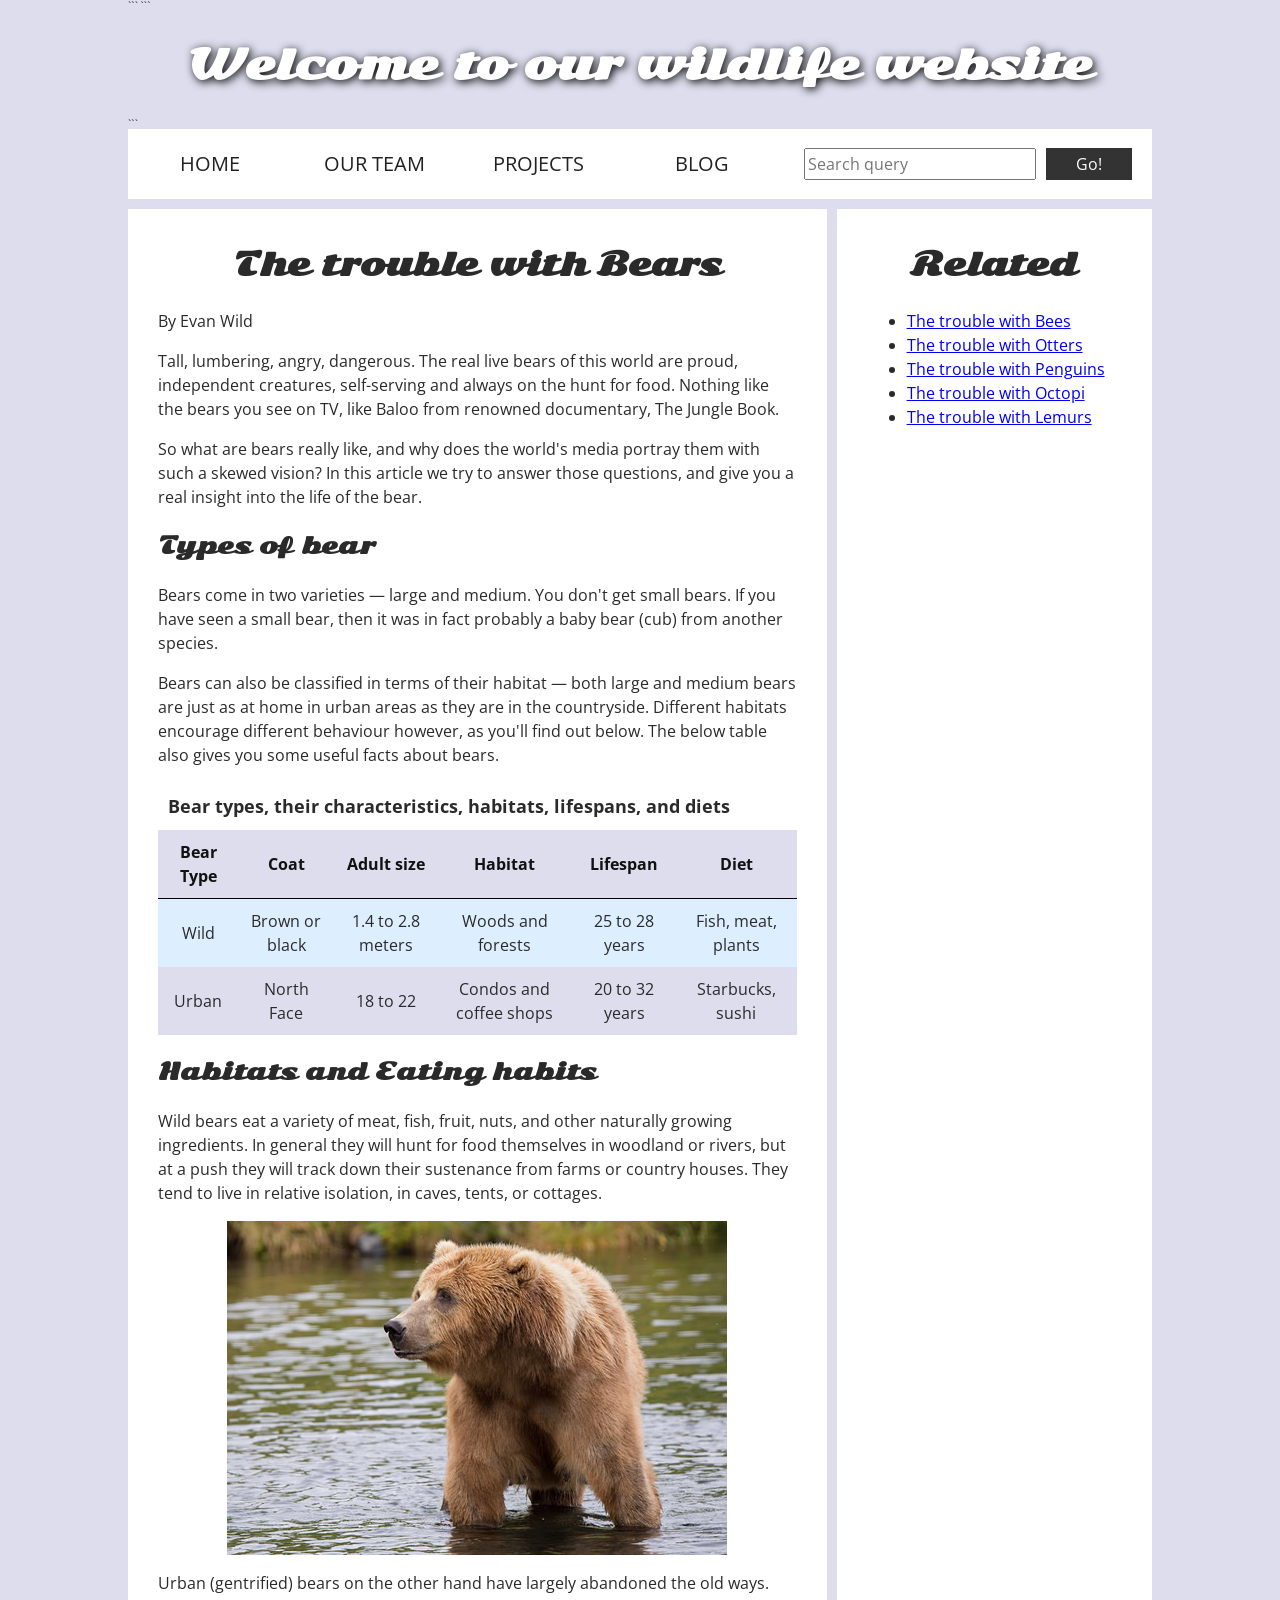
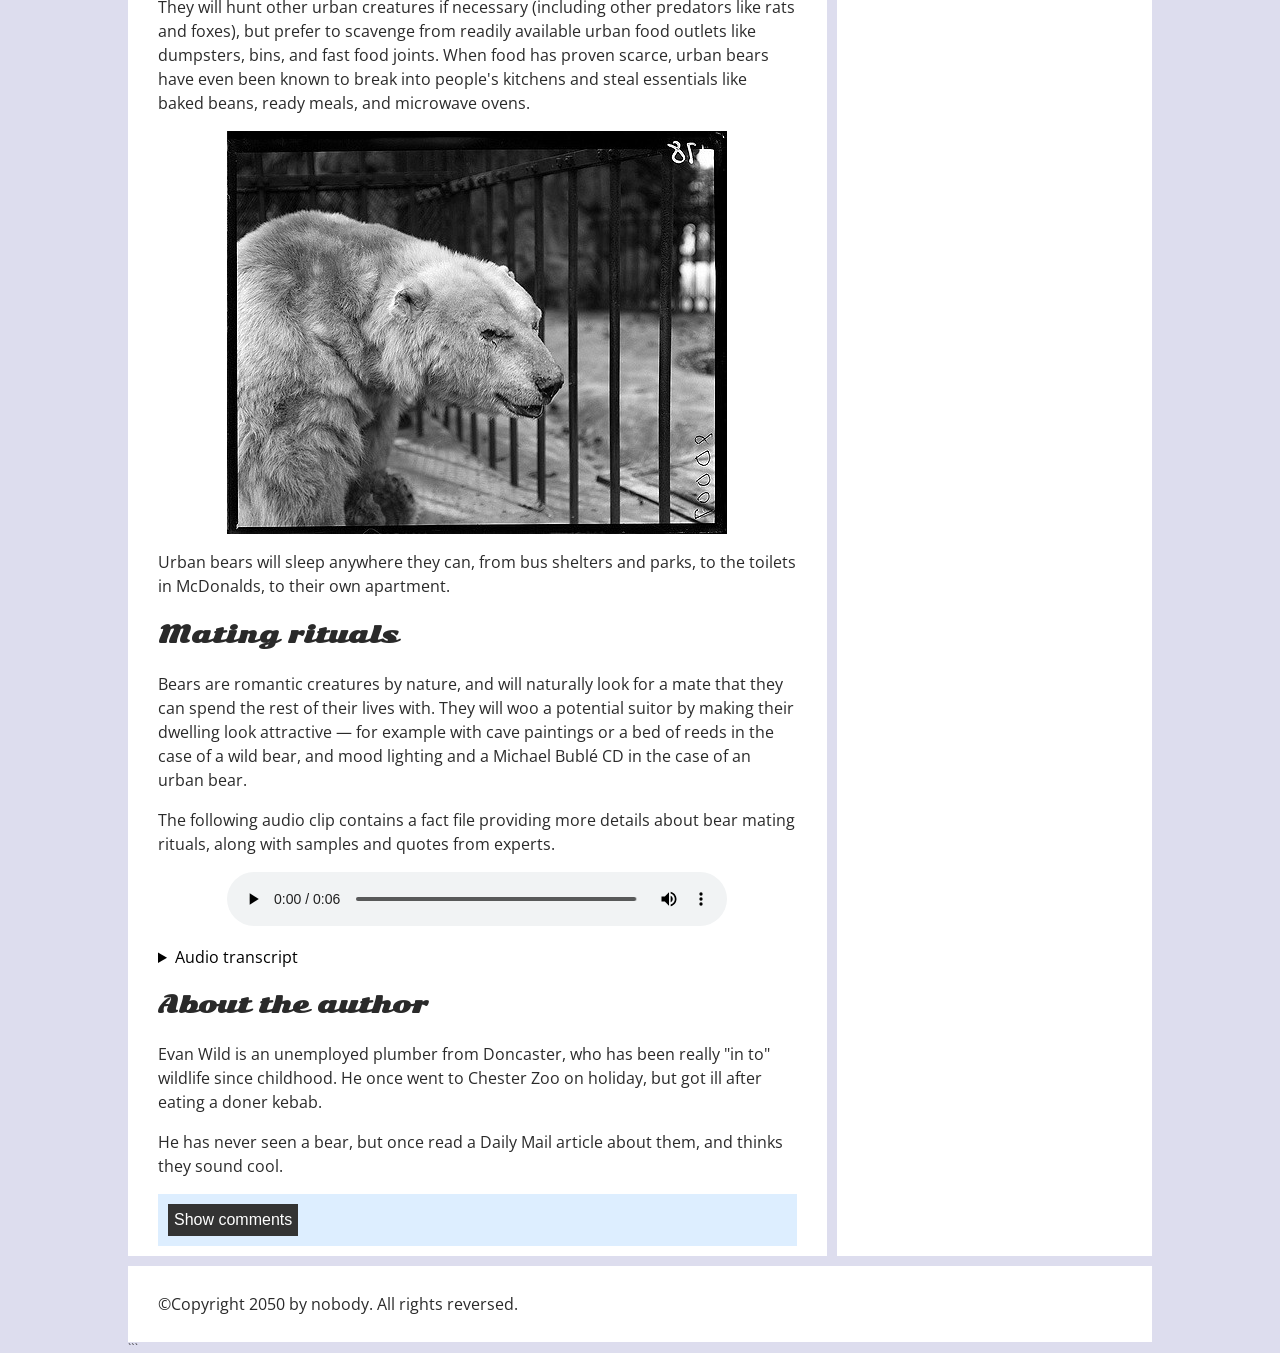
<file: ica/index.html>
<!DOCTYPE html>

<html lang="en">
  <head>
    <meta charset="utf-8">

```
<title>Accessibility assessment</title>
<link href="https://fonts.googleapis.com/css?family=Open+Sans+Condensed:300|Sonsie+One" rel="stylesheet" type="text/css">
<link rel="stylesheet" href="style.css">

<!--[if lt IE 9]>
  <script src="http://html5shiv.googlecode.com/svn/trunk/html5.js"></script>
<![endif]-->
```

  </head>

  <body>
    <header>
      <h1>Welcome to our wildlife website</h1>
    </header>

```
<nav>
  <ul>
    <li><a href="#">Home</a></li>
    <li><a href="#">Our team</a></li>
    <li><a href="#">Projects</a></li>
    <li><a href="#">Blog</a></li>
  </ul>

  <form class="search">
    <label for="search">Search the site</label>
    <input type="search" name="q" id="search" placeholder="Search query">
    <input type="submit" value="Go!">
  </form>
</nav>

<main>
  <article>
    <h2>The trouble with Bears</h2>

    <p>By Evan Wild</p>

    <p>
      Tall, lumbering, angry, dangerous. The real live bears of this world are proud, independent creatures, self-serving and always on the hunt for food. Nothing like the bears you see on TV, like Baloo from renowned documentary, The Jungle Book.
    </p>

    <p>
      So what are bears really like, and why does the world's media portray them with such a skewed vision? In this article we try to answer those questions, and give you a real insight into the life of the bear.
    </p>

    <h3>Types of bear</h3>

    <p>
      Bears come in two varieties — large and medium. You don't get small bears. If you have seen a small bear, then it was in fact probably a baby bear (cub) from another species.
    </p>

    <p>
      Bears can also be classified in terms of their habitat — both large and medium bears are just as at home in urban areas as they are in the countryside. Different habitats encourage different behaviour however, as you'll find out below. The below table also gives you some useful facts about bears.
    </p>

    <table>
      <caption>Bear types, their characteristics, habitats, lifespans, and diets</caption>
      <thead>
        <tr>
          <th scope="col">Bear Type</th>
          <th scope="col">Coat</th>
          <th scope="col">Adult size</th>
          <th scope="col">Habitat</th>
          <th scope="col">Lifespan</th>
          <th scope="col">Diet</th>
        </tr>
      </thead>
      <tbody>
        <tr>
          <td>Wild</td>
          <td>Brown or black</td>
          <td>1.4 to 2.8 meters</td>
          <td>Woods and forests</td>
          <td>25 to 28 years</td>
          <td>Fish, meat, plants</td>
        </tr>
        <tr>
          <td>Urban</td>
          <td>North Face</td>
          <td>18 to 22</td>
          <td>Condos and coffee shops</td>
          <td>20 to 32 years</td>
          <td>Starbucks, sushi</td>
        </tr>
      </tbody>
    </table>

    <h3>Habitats and Eating habits</h3>

    <p>
      Wild bears eat a variety of meat, fish, fruit, nuts, and other naturally growing ingredients. In general they will hunt for food themselves in woodland or rivers, but at a push they will track down their sustenance from farms or country houses. They tend to live in relative isolation, in caves, tents, or cottages.
    </p>

    <img src="media/wild-bear.jpg" alt="A wild brown bear standing in a forest">

    <p>
      Urban (gentrified) bears on the other hand have largely abandoned the old ways. They will hunt other urban creatures if necessary (including other predators like rats and foxes), but prefer to scavenge from readily available urban food outlets like dumpsters, bins, and fast food joints. When food has proven scarce, urban bears have even been known to break into people's kitchens and steal essentials like baked beans, ready meals, and microwave ovens.
    </p>

    <img src="media/urban-bear.jpg" alt="An urban bear looking for food">

    <p>
      Urban bears will sleep anywhere they can, from bus shelters and parks, to the toilets in McDonalds, to their own apartment.
    </p>

    <h3>Mating rituals</h3>

    <p>
      Bears are romantic creatures by nature, and will naturally look for a mate that they can spend the rest of their lives with. They will woo a potential suitor by making their dwelling look attractive — for example with cave paintings or a bed of reeds in the case of a wild bear, and mood lighting and a Michael Bublé CD in the case of an urban bear.
    </p>

    <p>
      The following audio clip contains a fact file providing more details about bear mating rituals, along with samples and quotes from experts.
    </p>

    <audio controls>
      <source src="media/bear.mp3" type="audio/mp3">
      <source src="media/bear.ogg" type="audio/ogg">
      <p>
        It looks like your browser doesn't support HTML5 audio players.
        <a href="media/bear.mp3">Download the audio file</a>.
      </p>
    </audio>

    <details class="audio-transcript">
      <summary>Audio transcript</summary>
      <p>
        This audio contains additional facts and expert quotes about bear mating rituals.
      </p>
    </details>

    <aside>
      <h3>About the author</h3>

      <p>
        Evan Wild is an unemployed plumber from Doncaster, who has been really "in to" wildlife since childhood. He once went to Chester Zoo on holiday, but got ill after eating a doner kebab.
      </p>

      <p>
        He has never seen a bear, but once read a Daily Mail article about them, and thinks they sound cool.
      </p>
    </aside>

    <section class="comments">
      <button class="show-hide" type="button">Show comments</button>

      <div class="comment-wrapper">

        <h3>Add comment</h3>

        <form class="comment-form">
          <div class="flex-pair">
            <label for="name">Your name:</label>
            <input type="text" name="name" id="name" placeholder="Enter your name">
          </div>

          <div class="flex-pair">
            <label for="comment">Your comment:</label>
            <input type="text" name="comment" id="comment" placeholder="Enter your comment">
          </div>

          <div>
            <input type="submit" value="Submit comment">
          </div>
        </form>

        <h3>Comments</h3>

        <ul class="comment-container">
          <li>
            <p>Bob Fossil</p>

            <p>
              Oh I am so glad you taught me all about the big brown angry guys in the woods. With their sniffing little noses and their bad attitudes, they can sure be a menace — I was thinking of putting them all in a truck and driving them outta here. I run a zoo, you know.
            </p>
          </li>
        </ul>

      </div>
    </section>
  </article>

  <aside class="secondary">
    <h2>Related</h2>

    <ul>
      <li><a href="#">The trouble with Bees</a></li>
      <li><a href="#">The trouble with Otters</a></li>
      <li><a href="#">The trouble with Penguins</a></li>
      <li><a href="#">The trouble with Octopi</a></li>
      <li><a href="#">The trouble with Lemurs</a></li>
    </ul>
  </aside>
</main>

<footer>
  <p>©Copyright 2050 by nobody. All rights reversed.</p>
</footer>

<script src="main.js"></script>
```

  </body>
</html>
</file>
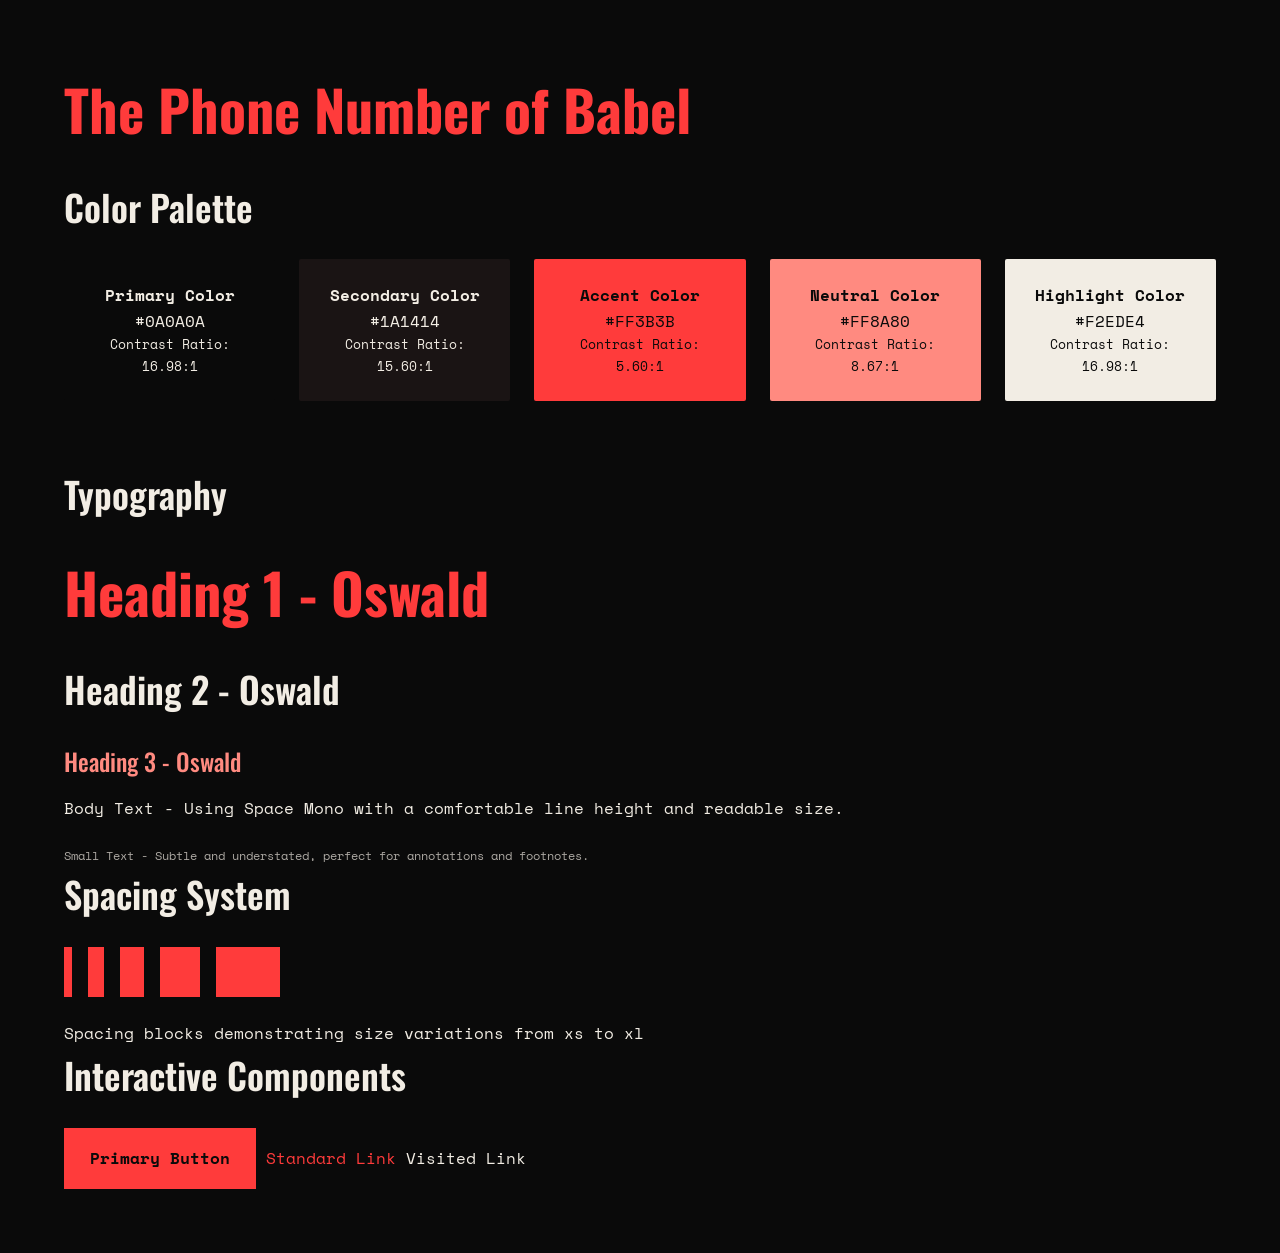
<file: final/wa14.html>
<!DOCTYPE html>
<html lang="en">
<head>
    <meta charset="UTF-8">
    <meta name="viewport" content="width=device-width, initial-scale=1.0">
    <title>Phone Number of Babel - Design System</title>
    <style>
        /* CSS Reset and Base Styles */
        :root {
            /* Color Palette - 5 Core Colors */
            --color-primary: #0A0A0A;     /* Void Black - Main background */
            --color-secondary: #1A1414;   /* Ash - Cards and surfaces */
            --color-accent: #FF3B3B;      /* Ember Red - Headings, buttons, links */
            --color-neutral: #FF8A80;     /* Infernal Glow - Hover states and subheadings */
            --color-highlight: #F2EDE4;   /* Bone - Body text */

            /* Derived Colors for Flexibility */
            --color-background: var(--color-primary);
            --color-text-dark: var(--color-highlight);
            --color-text-light: var(--color-highlight);

            /* Typography */
            --font-primary: 'Space Mono', 'Courier New', monospace; /* Body text */
            --font-secondary: 'Oswald', Impact, sans-serif;          /* Headings */

            /* Spacing System */
            --spacing-xs: 0.5rem;   /* 8px */
            --spacing-sm: 1rem;     /* 16px */
            --spacing-md: 1.5rem;   /* 24px */
            --spacing-lg: 2.5rem;   /* 40px */
            --spacing-xl: 4rem;     /* 64px */

            /* Border Radius */
            --radius-sm: 0px;
            --radius-md: 2px;
            --radius-lg: 4px;
        }

        * {
            margin: 0;
            padding: 0;
            box-sizing: border-box;
        }

        body {
            font-family: var(--font-primary);
            line-height: 1.6;
            background-color: var(--color-background);
            color: var(--color-text-dark);
            padding: var(--spacing-xl);
        }

        .container {
            max-width: 1200px;
            margin: 0 auto;
        }

        /* Typography Styles */
        h1 {
            font-size: 3.5rem;
            font-family: var(--font-secondary);
            font-weight: 700;
            margin-bottom: var(--spacing-md);
            color: var(--color-accent);
        }

        h2 {
            font-size: 2.25rem;
            font-family: var(--font-secondary);
            font-weight: 600;
            margin-bottom: var(--spacing-md);
            color: var(--color-highlight);
        }

        h3 {
            font-size: 1.5rem;
            font-family: var(--font-secondary);
            font-weight: 500;
            margin-bottom: var(--spacing-sm);
            color: var(--color-neutral);
        }

        .body-text {
            font-size: 1rem;
            margin-bottom: var(--spacing-md);
        }

        .small-text {
            font-size: 0.75rem;
            color: color-mix(in srgb, var(--color-text-dark) 70%, transparent);
        }

        /* Color Palette Section */
        .color-palette {
            display: grid;
            grid-template-columns: repeat(auto-fit, minmax(200px, 1fr));
            gap: var(--spacing-md);
            margin-bottom: var(--spacing-xl);
        }

        .color-swatch {
            padding: var(--spacing-md);
            border-radius: var(--radius-md);
            display: flex;
            flex-direction: column;
            align-items: center;
            justify-content: center;
            text-align: center;
        }

        /* Component Styles */
        .button {
            display: inline-block;
            padding: var(--spacing-sm) var(--spacing-md);
            background-color: var(--color-accent);
            color: var(--color-primary);
            font-weight: 600;
            text-decoration: none;
            border-radius: var(--radius-sm);
            transition: background-color 0.3s ease, transform 0.2s;
            border: 2px solid transparent;
        }

        .button:hover {
            background-color: var(--color-neutral);
            border-color: var(--color-neutral);
            transform: scale(1.05);
        }

        .button:active {
            transform: scale(0.95);
            background-color: var(--color-accent);
        }

        .button:focus-visible,
        .link:focus-visible {
            outline: 2px solid var(--color-neutral);
            outline-offset: 3px;
        }

        .link {
            color: var(--color-accent);
            text-decoration: none;
            transition: color 0.3s ease, text-decoration-color 0.3s;
        }

        .link:hover {
            color: var(--color-neutral);
            text-decoration: underline;
            text-decoration-color: var(--color-neutral);
        }

        .link:visited {
            color: var(--color-highlight);
        }

        /* Spacing Demonstration */
        .spacing-demo {
            display: flex;
            align-items: center;
            gap: var(--spacing-sm);
            margin-bottom: var(--spacing-md);
        }

        .spacing-block {
            background-color: var(--color-accent);
            height: 50px;
        }
    </style>
    <link href="https://fonts.googleapis.com/css2?family=Oswald:wght@500;600;700&family=Space+Mono:wght@400;700&display=swap" rel="stylesheet">
</head>
<body>
    <div class="container">
        <h1>The Phone Number of Babel</h1>

        <section>
            <h2>Color Palette</h2>
            <div class="color-palette">
                <div class="color-swatch" style="background-color: var(--color-primary); color: var(--color-text-light);">
                    <strong>Primary Color</strong>
                    <p>#0A0A0A</p>
                    <small>Contrast Ratio: 16.98:1</small>
                </div>
                <div class="color-swatch" style="background-color: var(--color-secondary); color: var(--color-text-light);">
                    <strong>Secondary Color</strong>
                    <p>#1A1414</p>
                    <small>Contrast Ratio: 15.60:1</small>
                </div>
                <div class="color-swatch" style="background-color: var(--color-accent); color: var(--color-primary);">
                    <strong>Accent Color</strong>
                    <p>#FF3B3B</p>
                    <small>Contrast Ratio: 5.60:1</small>
                </div>
                <div class="color-swatch" style="background-color: var(--color-neutral); color: var(--color-primary);">
                    <strong>Neutral Color</strong>
                    <p>#FF8A80</p>
                    <small>Contrast Ratio: 8.67:1</small>
                </div>
                <div class="color-swatch" style="background-color: var(--color-highlight); color: var(--color-primary);">
                    <strong>Highlight Color</strong>
                    <p>#F2EDE4</p>
                    <small>Contrast Ratio: 16.98:1</small>
                </div>
            </div>
        </section>

        <section>
            <h2>Typography</h2>
            <h1>Heading 1 - Oswald</h1>
            <h2>Heading 2 - Oswald</h2>
            <h3>Heading 3 - Oswald</h3>
            <p class="body-text">Body Text - Using Space Mono with a comfortable line height and readable size.</p>
            <p class="small-text">Small Text - Subtle and understated, perfect for annotations and footnotes.</p>
        </section>

        <section>
            <h2>Spacing System</h2>
            <div class="spacing-demo">
                <div class="spacing-block" style="width: var(--spacing-xs)"></div>
                <div class="spacing-block" style="width: var(--spacing-sm)"></div>
                <div class="spacing-block" style="width: var(--spacing-md)"></div>
                <div class="spacing-block" style="width: var(--spacing-lg)"></div>
                <div class="spacing-block" style="width: var(--spacing-xl)"></div>
            </div>
            <p>Spacing blocks demonstrating size variations from xs to xl</p>
        </section>

        <section>
            <h2>Interactive Components</h2>
            <a href="#" class="button">Primary Button</a>
            <a href="#" class="link">Standard Link</a>
            <a href="#" class="link" style="color: var(--color-highlight);">Visited Link</a>
        </section>
    </div>
</body>
</html>
</file>
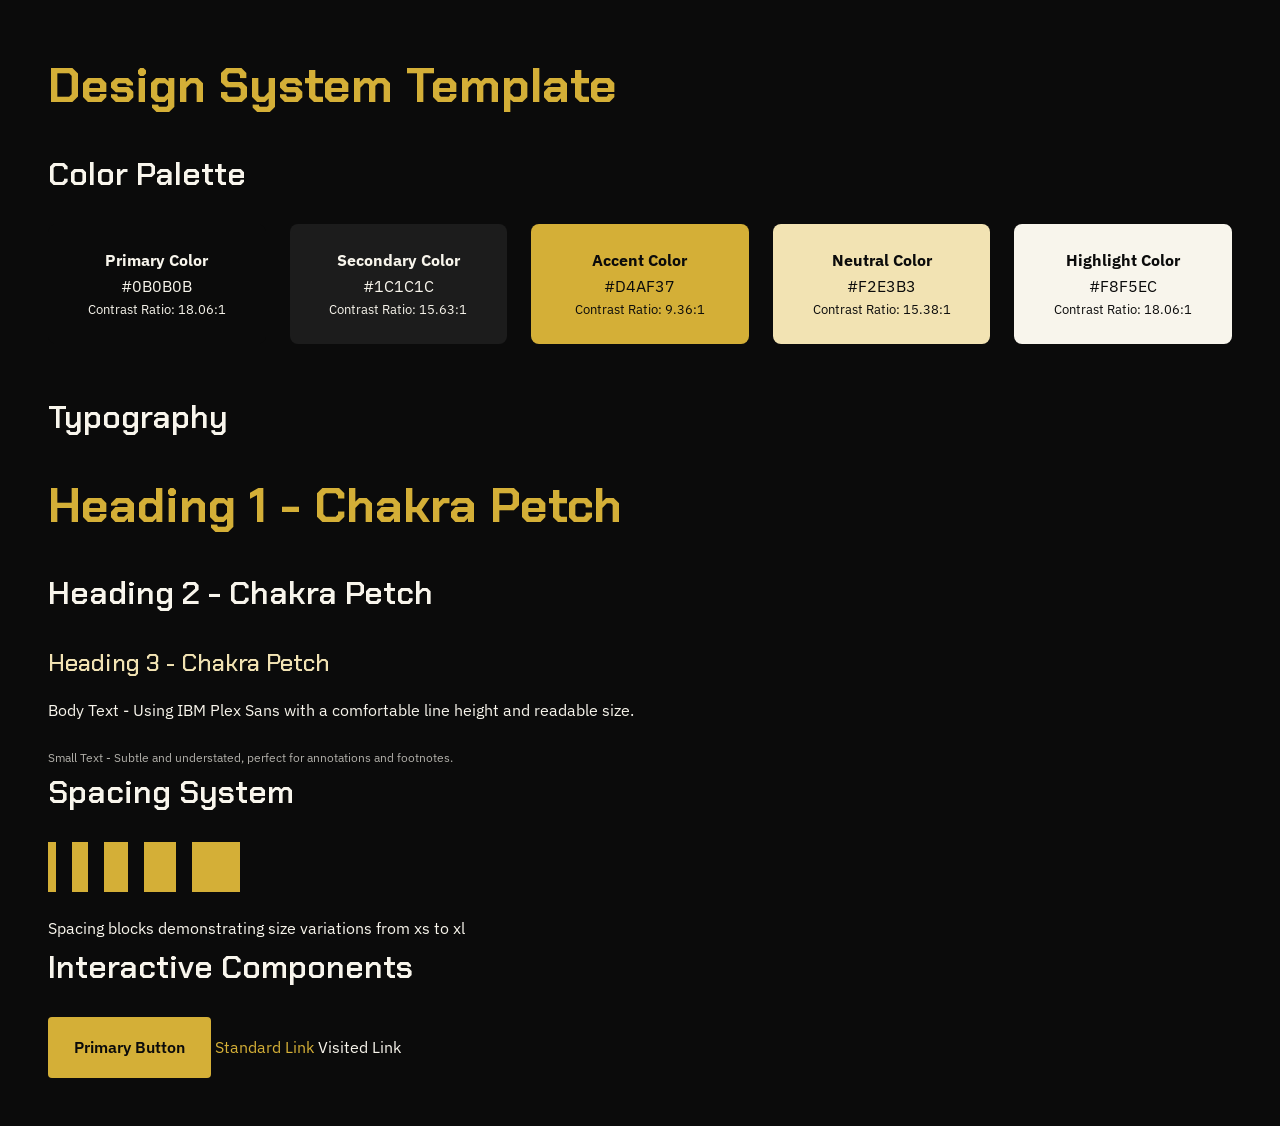
<file: midterm/design_system.html>
<!DOCTYPE html>
<html lang="en">
<head>
    <meta charset="UTF-8">
    <meta name="viewport" content="width=device-width, initial-scale=1.0">
    <title>Design System Template</title>
    <style>
        /* CSS Reset and Base Styles */
        :root {
            /* Color Palette - 5 Core Colors */
            --color-primary: #0B0B0B;     /* Rich Black - Main background */
            --color-secondary: #1C1C1C;   /* Charcoal - Cards and surfaces */
            --color-accent: #D4AF37;      /* Metallic Gold - Headings, buttons, links */
            --color-neutral: #F2E3B3;     /* Champagne - Hover states and subheadings */
            --color-highlight: #F8F5EC;   /* Ivory - Body text */
            
            /* Derived Colors for Flexibility */
            --color-background: var(--color-primary);
            --color-text-dark: var(--color-highlight);
            --color-text-light: var(--color-highlight);

            /* Typography */
            --font-primary: 'IBM Plex Sans', -apple-system, BlinkMacSystemFont, sans-serif; /* Body text */
            --font-secondary: 'Chakra Petch', 'IBM Plex Sans', sans-serif;          /* Headings */

            /* Spacing System */
            --spacing-xs: 0.5rem;   /* 8px */
            --spacing-sm: 1rem;     /* 16px */
            --spacing-md: 1.5rem;   /* 24px */
            --spacing-lg: 2rem;     /* 32px */
            --spacing-xl: 3rem;     /* 48px */

            /* Border Radius */
            --radius-sm: 4px;
            --radius-md: 8px;
            --radius-lg: 12px;
        }

        * {
            margin: 0;
            padding: 0;
            box-sizing: border-box;
        }

        body {
            font-family: var(--font-primary);
            line-height: 1.6;
            background-color: var(--color-background);
            color: var(--color-text-dark);
            padding: var(--spacing-xl);
        }

        .container {
            max-width: 1200px;
            margin: 0 auto;
        }

        /* Typography Styles */
        h1 {
            font-size: 3rem;
            font-family: var(--font-secondary);
            font-weight: 700;
            margin-bottom: var(--spacing-md);
            color: var(--color-accent);
        }

        h2 {
            font-size: 2rem;
            font-family: var(--font-secondary);
            font-weight: 600;
            margin-bottom: var(--spacing-md);
            color: var(--color-highlight);
        }

        h3 {
            font-size: 1.5rem;
            font-family: var(--font-secondary);
            font-weight: 500;
            margin-bottom: var(--spacing-sm);
            color: var(--color-neutral);
        }

        .body-text {
            font-size: 1rem;
            margin-bottom: var(--spacing-md);
        }

        .small-text {
            font-size: 0.75rem;
            color: color-mix(in srgb, var(--color-text-dark) 70%, transparent);
        }

        /* Color Palette Section */
        .color-palette {
            display: grid;
            grid-template-columns: repeat(auto-fit, minmax(200px, 1fr));
            gap: var(--spacing-md);
            margin-bottom: var(--spacing-xl);
        }

        .color-swatch {
            padding: var(--spacing-md);
            border-radius: var(--radius-md);
            display: flex;
            flex-direction: column;
            align-items: center;
            justify-content: center;
            text-align: center;
        }

        /* Component Styles */
        .button {
            display: inline-block;
            padding: var(--spacing-sm) var(--spacing-md);
            background-color: var(--color-accent);
            color: var(--color-primary);
            font-weight: 600;
            text-decoration: none;
            border-radius: var(--radius-sm);
            transition: background-color 0.3s ease, transform 0.2s;
            border: 2px solid transparent;
        }

        .button:hover {
            background-color: var(--color-neutral);
            border-color: var(--color-neutral);
            transform: scale(1.05);
        }

        .button:active {
            transform: scale(0.95);
            background-color: var(--color-accent);
        }

        .button:focus-visible,
        .link:focus-visible {
            outline: 2px solid var(--color-neutral);
            outline-offset: 3px;
        }

        .link {
            color: var(--color-accent);
            text-decoration: none;
            transition: color 0.3s ease, text-decoration-color 0.3s;
        }

        .link:hover {
            color: var(--color-neutral);
            text-decoration: underline;
            text-decoration-color: var(--color-neutral);
        }

        .link:visited {
            color: var(--color-highlight);
        }

        /* Spacing Demonstration */
        .spacing-demo {
            display: flex;
            align-items: center;
            gap: var(--spacing-sm);
            margin-bottom: var(--spacing-md);
        }

        .spacing-block {
            background-color: var(--color-accent);
            height: 50px;
        }
    </style>
    <link href="https://fonts.googleapis.com/css2?family=Chakra+Petch:wght@500;600;700&family=IBM+Plex+Sans:wght@400;600&display=swap" rel="stylesheet">
</head>
<body>
    <div class="container">
        <h1>Design System Template</h1>

        <section>
            <h2>Color Palette</h2>
            <div class="color-palette">
                <div class="color-swatch" style="background-color: var(--color-primary); color: var(--color-text-light);">
                    <strong>Primary Color</strong>
                    <p>#0B0B0B</p>
                    <small>Contrast Ratio: 18.06:1</small>
                </div>
                <div class="color-swatch" style="background-color: var(--color-secondary); color: var(--color-text-light);">
                    <strong>Secondary Color</strong>
                    <p>#1C1C1C</p>
                    <small>Contrast Ratio: 15.63:1</small>
                </div>
                <div class="color-swatch" style="background-color: var(--color-accent); color: var(--color-primary);">
                    <strong>Accent Color</strong>
                    <p>#D4AF37</p>
                    <small>Contrast Ratio: 9.36:1</small>
                </div>
                <div class="color-swatch" style="background-color: var(--color-neutral); color: var(--color-primary);">
                    <strong>Neutral Color</strong>
                    <p>#F2E3B3</p>
                    <small>Contrast Ratio: 15.38:1</small>
                </div>
                <div class="color-swatch" style="background-color: var(--color-highlight); color: var(--color-primary);">
                    <strong>Highlight Color</strong>
                    <p>#F8F5EC</p>
                    <small>Contrast Ratio: 18.06:1</small>
                </div>
            </div>
        </section>

        <section>
            <h2>Typography</h2>
            <h1>Heading 1 - Chakra Petch</h1>
            <h2>Heading 2 - Chakra Petch</h2>
            <h3>Heading 3 - Chakra Petch</h3>
            <p class="body-text">Body Text - Using IBM Plex Sans with a comfortable line height and readable size.</p>
            <p class="small-text">Small Text - Subtle and understated, perfect for annotations and footnotes.</p>
        </section>

        <section>
            <h2>Spacing System</h2>
            <div class="spacing-demo">
                <div class="spacing-block" style="width: var(--spacing-xs)"></div>
                <div class="spacing-block" style="width: var(--spacing-sm)"></div>
                <div class="spacing-block" style="width: var(--spacing-md)"></div>
                <div class="spacing-block" style="width: var(--spacing-lg)"></div>
                <div class="spacing-block" style="width: var(--spacing-xl)"></div>
            </div>
            <p>Spacing blocks demonstrating size variations from xs to xl</p>
        </section>

        <section>
            <h2>Interactive Components</h2>
            <a href="#" class="button">Primary Button</a>
            <a href="#" class="link">Standard Link</a>
            <a href="#" class="link" style="color: var(--color-highlight);">Visited Link</a>
        </section>
    </div>
</body>
</html>
</file>
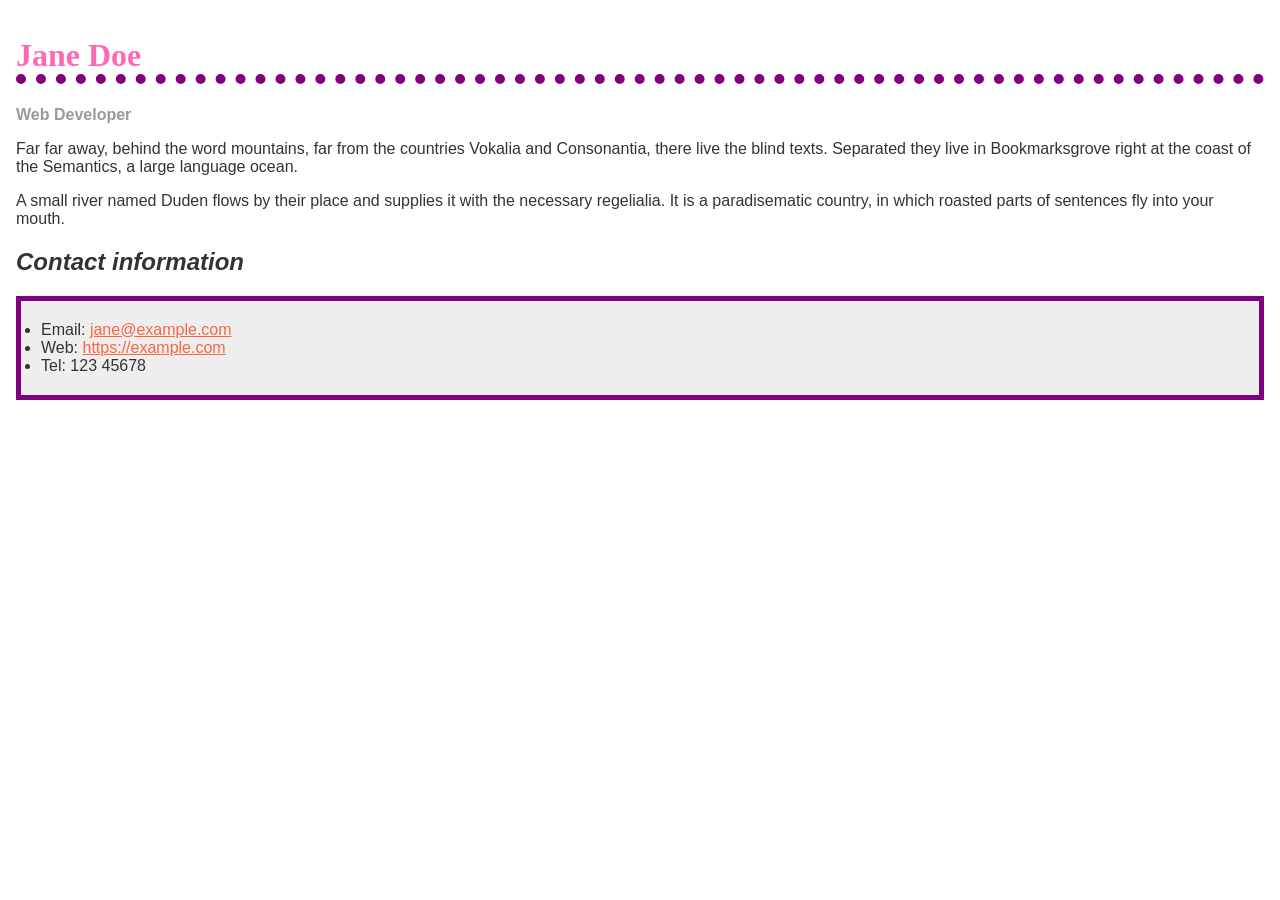
<file: ica/ica7/ica7.html>
<!doctype html>
<html lang="en">
  <head>
    <meta charset="utf-8" />
    <meta name="viewport" content="width=device-width" />
    <title>Formatting a biography</title>
    <link rel="stylesheet" href="style.css">
  </head>

  <body>
    <h1>Jane Doe</h1>
    <div class="job-title">Web Developer</div>
    <p>
      Far far away, behind the word mountains, far from the countries Vokalia
      and Consonantia, there live the blind texts. Separated they live in
      Bookmarksgrove right at the coast of the Semantics, a large language
      ocean.
    </p>

    <p>
      A small river named Duden flows by their place and supplies it with the
      necessary regelialia. It is a paradisematic country, in which roasted
      parts of sentences fly into your mouth.
    </p>

    <h2>Contact information</h2>
    <ul>
      <li>
        Email:
        <a href="mailto:jane@example.com">jane@example.com</a>
      </li>
      <li>
        Web:
        <a href="https://example.com">https://example.com</a>
      </li>
      <li>Tel: 123 45678</li>
    </ul>
  </body>
</html>
</file>
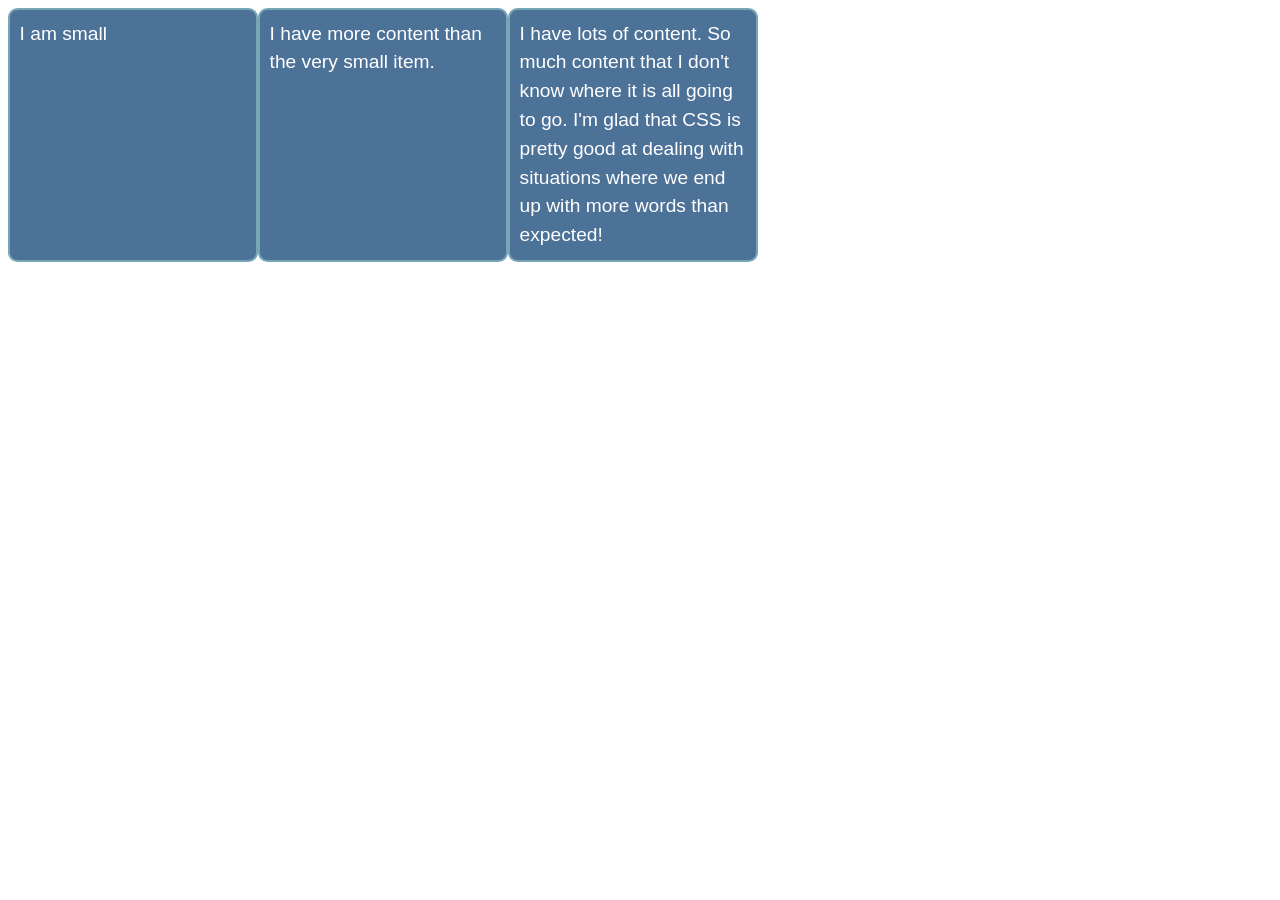
<file: ica/ica8/ica8-flex.html>
<!DOCTYPE html>
<html lang="en">
<head>
    <meta charset="UTF-8">
    <meta name="viewport" content="width=device-width, initial-scale=1.0">
    <title>Ica8-Flex</title>
    <style>
        body {
            font: 1.2em / 1.5 sans-serif;
        }
        ul {
            max-width: 750px;
            list-style: none;
            padding: 0;
            margin: 0;
        }

        li {
            background-color: #4d7298;
            border: 2px solid #77a6b6;
            border-radius: 0.5em;
            color: white;
            padding: 0.5em;
        }

        ul {
        /* Add styles here */
            display: flex;
        }

        li {
        /* Add styles here */
            flex: 1;
        }
    </style>

</head>
<body>
    <ul>
        <li>I am small</li>
        <li>I have more content than the very small item.</li>
        <li>
            I have lots of content. So much content that I don't know where it is all
            going to go. I'm glad that CSS is pretty good at dealing with situations
            where we end up with more words than expected!
        </li>
    </ul>

    
    
</body>
</html>
</file>
<file: ica/style.css>
/* || General setup */

html, body {
  margin: 0;
  padding: 0;
  }
  
  html {
  font-size: 10px;
  background-color: #dde;
  }
  
  body {
  width: 80%;
  min-width: 1024px;
  margin: 0 auto;
  }
  
  /* || typography */
  
  h1, h2, h3 {
  font-family: 'Sonsie One', cursive;
  color: #2a2a2a;
  }
  
  p, input, li, table, label {
  font-family: 'Open Sans Condensed', sans-serif;
  color: #2a2a2a;
  }
  
  h1 {
  font-size: 4rem;
  text-align: center;
  color: white;
  text-shadow: 2px 2px 10px black;
  }
  
  h2 {
  font-size: 3rem;
  text-align: center;
  }
  
  h3 {
  font-size: 2.2rem;
  }
  
  p, li, table {
  font-size: 1.6rem;
  line-height: 1.5;
  }
  
  /* || header layout */
  
  nav, article, footer, .secondary {
  background-color: white;
  }
  
  article, footer, .secondary {
  padding: 10px 30px;
  }
  
  article {
  margin-right: 10px;
  }
  
  nav {
  height: 50px;
  display: flex;
  padding: 1% 0;
  margin-bottom: 10px;
  }
  
  nav ul {
  padding: 0;
  list-style-type: none;
  flex: 2;
  display: flex;
  }
  
  nav li {
  display: inline;
  text-align: center;
  flex: 1;
  }
  
  nav a {
  display: inline-block;
  font-size: 2rem;
  text-transform: uppercase;
  text-decoration: none;
  color: #222;
  }
  
  nav .search {
  flex: 1;
  display: flex;
  align-items: center;
  height: 100%;
  padding: 0 2em;
  }
  
  .search label {
  position: absolute;
  width: 1px;
  height: 1px;
  padding: 0;
  margin: -1px;
  overflow: hidden;
  clip: rect(0, 0, 0, 0);
  white-space: nowrap;
  border: 0;
  }
  
  .search input {
  font-size: 1.6rem;
  height: 32px;
  }
  
  .search input[type="search"] {
  flex: 3;
  }
  
  .search input[type="submit"] {
  flex: 1;
  margin-left: 1rem;
  background: #333;
  border: 0;
  color: white;
  }
  
  /* || main layout */
  
  main {
  display: flex;
  }
  
  article {
  flex: 5;
  }
  
  .secondary {
  flex: 2;
  }
  
  footer {
  margin-top: 10px;
  }
  
  /* Table styling */
  
  table {
  width: 100%;
  background-color: #dde;
  border-collapse: collapse;
  }
  
  caption {
  font-size: 1.8rem;
  font-weight: bold;
  padding: 10px;
  text-align: left;
  }
  
  th, td {
  padding: 10px;
  }
  
  th {
  color: #111;
  }
  
  td {
  text-align: center;
  }
  
  th[scope="col"] {
  border-bottom: 1px solid black;
  }
  
  tbody tr:nth-child(odd) {
  background-color: #def;
  }
  
  /* styling content images and audio */
  
  img, audio {
  display: block;
  margin: 0 auto;
  }
  
  img {
  max-width: 100%;
  height: auto;
  }
  
  audio {
  width: 500px;
  max-width: 100%;
  }
  
  .audio-transcript {
  font-family: 'Open Sans Condensed', sans-serif;
  font-size: 1.6rem;
  margin: 20px 0;
  }
  
  /* Comments styling */
  
  .comments {
  background-color: #def;
  padding: 10px;
  }
  
  .show-hide {
  cursor: pointer;
  }
  
  .comments h3 {
  font-size: 2rem;
  }
  
  .comment-form {
  margin-bottom: 3rem;
  }
  
  .comment-form .flex-pair {
  display: flex;
  padding: 0 3rem 1rem;
  }
  
  .comment-form label {
  align-self: center;
  flex: 2;
  text-align: right;
  }
  
  .comment-form input {
  margin-left: 1rem;
  flex: 6;
  }
  
  .comment-form input, .comment-form label, .show-hide {
  font-size: 1.6rem;
  height: 32px;
  }
  
  .comment-form input[type="submit"], .show-hide {
  background: #333;
  border: 0;
  color: white;
  }
  
  .comment-form input[type="submit"] {
  width: 30%;
  display: block;
  margin: 0 auto;
  }
  
  .comment-container {
  margin-top: 0;
  }
  
  .comment-container li {
  list-style-type: none;
  display: flex;
  }
  
  .comment-container li p:nth-child(1) {
  flex: 1;
  font-weight: bold;
  }
  
  .comment-container li p:nth-child(2) {
  flex: 5;
  }
  
  .show-hide:focus {
  outline: 3px solid #005fcc;
  outline-offset: 2px;
  }
</file>
<file: ica/ica7/style.css>
body {
        background-color: #fff;
        color: #333;
        font-family: Arial, Helvetica, sans-serif;
        padding: 1em;
        margin: 0;
      }

      h1 {
        color: hotpink;
        font-size: 2em;
        font-family: Georgia, "Times New Roman", Times, serif;
        border-bottom: 10px dotted purple;
      }

      h2 {
        font-size: 1.5em;
        font-style: italic;
      }
      ul{
        background-color: #eeeeee;
        border: 5px solid purple;
        padding: 20px;
      }

      .job-title {
        color: #999999;
        font-weight: bold;
      }

      a:link,
      a:visited {
        color: #fb6542;
      }

      a:hover {
        text-decoration: none;
        color: green;
      }
</file>
